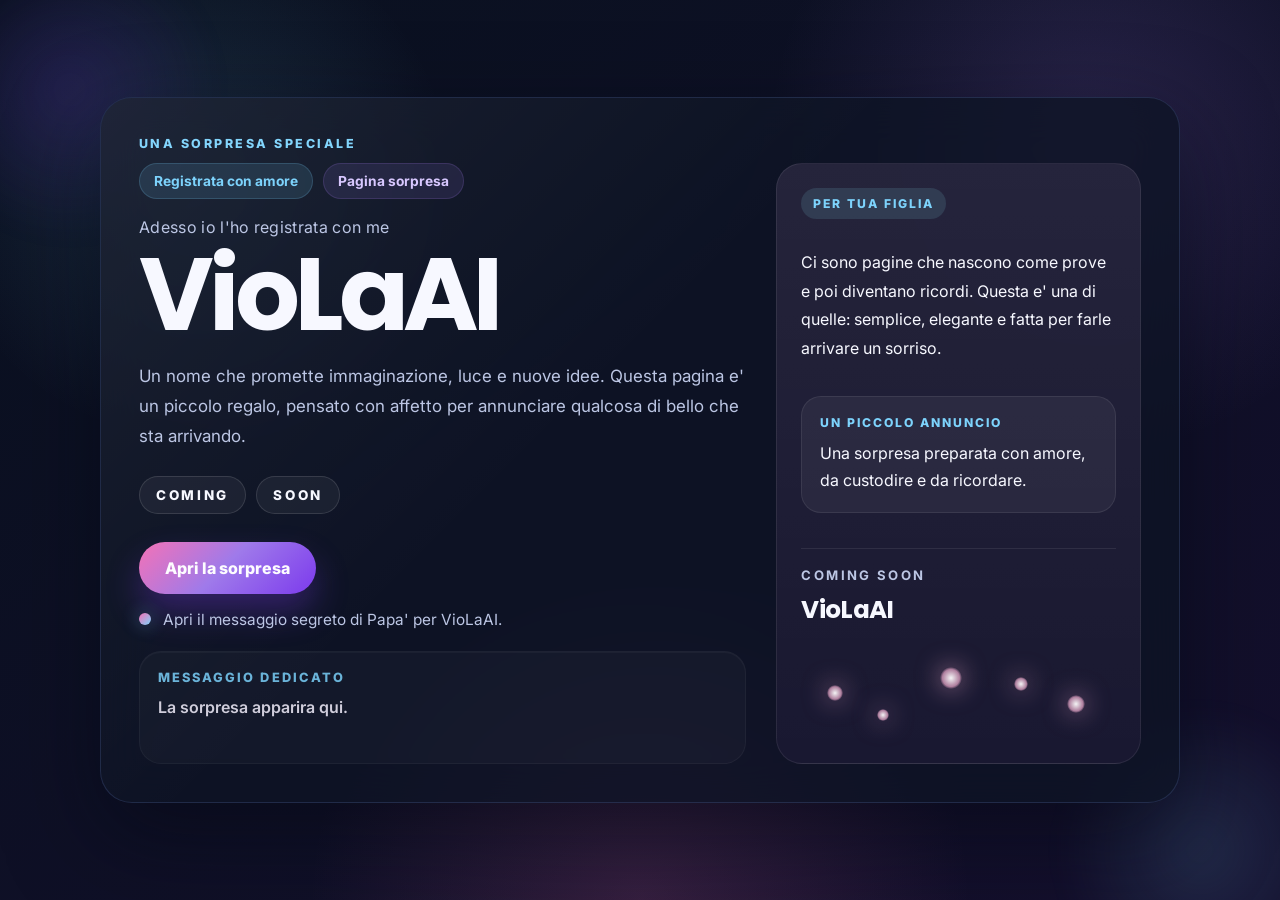
<file: index.html>
<!DOCTYPE html>
<html lang="it">
<head>
  <meta charset="UTF-8">
  <meta name="viewport" content="width=device-width, initial-scale=1.0">
  <title>VioLaAI | Coming Soon</title>
  <meta
    name="description"
    content="Una pagina sorpresa dedicata a VioLaAI con stile moderno, messaggio affettuoso e pubblicazione pronta su GitHub Pages."
  >
  <link rel="preconnect" href="https://fonts.googleapis.com">
  <link rel="preconnect" href="https://fonts.gstatic.com" crossorigin>
  <link
    href="https://fonts.googleapis.com/css2?family=Inter:wght@400;500;600;700;800&family=Poppins:wght@600;700;800&display=swap"
    rel="stylesheet"
  >
  <link rel="stylesheet" href="style.css?v=20260325c">
</head>
<body>
  <div class="background-orb orb-left" aria-hidden="true"></div>
  <div class="background-orb orb-right" aria-hidden="true"></div>

  <main class="page-shell">
    <section class="hero-card" aria-labelledby="hero-title">
      <p class="eyebrow">Una sorpresa speciale</p>

      <div class="hero-grid">
        <div class="hero-copy">
          <div class="status-row" aria-label="Stato progetto">
            <span class="status-pill">Registrata con amore</span>
            <span class="status-pill muted">Pagina sorpresa</span>
          </div>

          <p class="intro">Adesso io l'ho registrata con me</p>
          <h1 id="hero-title">VioLaAI</h1>
          <p class="lead">
            Un nome che promette immaginazione, luce e nuove idee. Questa pagina e' un piccolo regalo,
            pensato con affetto per annunciare qualcosa di bello che sta arrivando.
          </p>

          <div class="coming-soon" aria-label="Coming soon">
            <span>COMING</span>
            <span>SOON</span>
          </div>

          <div class="actions">
            <button id="cta-button" class="cta-button" type="button">
              Apri la sorpresa
            </button>
          </div>

          <div class="surprise-hint" aria-label="Dedica speciale">
            <span class="surprise-dot"></span>
            <p>Apri il messaggio segreto di Papa' per VioLaAI.</p>
          </div>

          <section id="message-box" class="message-box is-hidden" aria-live="polite">
            <p class="message-label">Messaggio dedicato</p>
            <div id="message" class="message">
              <p class="message-paragraph">La sorpresa apparira qui.</p>
            </div>
            <p id="dedication" class="dedication is-hidden">
              Ti voglio bene .........
              <span>Papa'</span>
            </p>
          </section>
        </div>

        <aside class="memory-card" aria-label="Messaggio speciale">
          <div class="memory-badge">Per tua figlia</div>
          <p class="memory-text">
            Ci sono pagine che nascono come prove e poi diventano ricordi. Questa e' una di quelle:
            semplice, elegante e fatta per farle arrivare un sorriso.
          </p>
          <div class="promise-card">
            <p class="promise-label">Un piccolo annuncio</p>
            <p class="promise-text">Una sorpresa preparata con amore, da custodire e da ricordare.</p>
          </div>
          <div class="signature-block">
            <span class="signature-label">Coming soon</span>
            <strong class="signature-name">VioLaAI</strong>
          </div>
          <div class="sparkles" aria-hidden="true">
            <span></span>
            <span></span>
            <span></span>
            <span></span>
            <span></span>
          </div>
        </aside>
      </div>
    </section>
  </main>

  <script src="script.js?v=20260325c"></script>
</body>
</html>
</file>
<file: style.css>
:root {
  color-scheme: dark;
  --bg: #09111f;
  --bg-deep: #140f2d;
  --card: rgba(13, 20, 37, 0.78);
  --card-strong: rgba(20, 18, 44, 0.92);
  --card-border: rgba(140, 170, 255, 0.16);
  --text: #f7f8ff;
  --muted: #bcc6e4;
  --accent: #9f7aea;
  --accent-strong: #7c3aed;
  --accent-soft: #f472b6;
  --accent-cool: #7dd3fc;
  --shadow: 0 32px 90px rgba(3, 7, 18, 0.5);
}

* {
  box-sizing: border-box;
}

html {
  font-size: 16px;
}

body {
  margin: 0;
  min-height: 100vh;
  font-family: "Inter", "Segoe UI", sans-serif;
  background:
    radial-gradient(circle at 15% 20%, rgba(125, 211, 252, 0.14), transparent 20%),
    radial-gradient(circle at 85% 15%, rgba(159, 122, 234, 0.18), transparent 24%),
    radial-gradient(circle at 50% 100%, rgba(244, 114, 182, 0.16), transparent 30%),
    linear-gradient(145deg, var(--bg) 0%, var(--bg-deep) 100%);
  color: var(--text);
  overflow-x: hidden;
}

.page-shell {
  min-height: 100vh;
  display: grid;
  place-items: center;
  padding: 28px;
  position: relative;
}

.hero-card {
  position: relative;
  width: min(100%, 1080px);
  padding: 38px;
  border: 1px solid var(--card-border);
  border-radius: 32px;
  background: var(--card);
  backdrop-filter: blur(22px);
  box-shadow: var(--shadow);
  overflow: hidden;
  animation: fadeUp 820ms ease both;
}

.hero-card::before {
  content: "";
  position: absolute;
  inset: 0;
  background: linear-gradient(135deg, rgba(255, 255, 255, 0.06), transparent 45%);
  pointer-events: none;
}

.eyebrow {
  margin: 0 0 12px;
  color: var(--accent-cool);
  text-transform: uppercase;
  letter-spacing: 0.2em;
  font-size: 0.78rem;
  font-weight: 800;
}

.hero-grid {
  display: grid;
  grid-template-columns: minmax(0, 1.5fr) minmax(280px, 0.9fr);
  gap: 30px;
  align-items: stretch;
}

.hero-copy,
.memory-card {
  position: relative;
  z-index: 1;
}

.status-row {
  display: flex;
  gap: 10px;
  flex-wrap: wrap;
  margin-bottom: 18px;
}

.status-pill {
  display: inline-flex;
  align-items: center;
  min-height: 36px;
  padding: 0 14px;
  border-radius: 999px;
  background: rgba(125, 211, 252, 0.12);
  border: 1px solid rgba(125, 211, 252, 0.18);
  color: var(--accent-cool);
  font-size: 0.86rem;
  font-weight: 700;
}

.status-pill.muted {
  background: rgba(159, 122, 234, 0.12);
  border-color: rgba(159, 122, 234, 0.18);
  color: #d8c8ff;
}

.intro {
  margin: 0;
  color: var(--muted);
  font-size: 1rem;
  letter-spacing: 0.02em;
}

h1 {
  margin: 10px 0 0;
  font-family: "Poppins", "Inter", sans-serif;
  font-size: clamp(3.4rem, 10vw, 6.4rem);
  line-height: 0.92;
  letter-spacing: -0.05em;
}

.lead {
  margin: 20px 0 0;
  max-width: 40rem;
  color: var(--muted);
  font-size: 1.06rem;
  line-height: 1.78;
}

.coming-soon {
  display: inline-flex;
  gap: 10px;
  flex-wrap: wrap;
  margin-top: 24px;
}

.coming-soon span {
  padding: 10px 16px;
  border-radius: 999px;
  border: 1px solid rgba(255, 255, 255, 0.12);
  background: rgba(255, 255, 255, 0.05);
  color: var(--text);
  font-size: 0.84rem;
  font-weight: 800;
  letter-spacing: 0.2em;
}

.actions {
  margin-top: 28px;
}

.surprise-hint {
  display: flex;
  align-items: center;
  gap: 12px;
  margin-top: 16px;
  color: var(--muted);
  font-size: 0.96rem;
}

.surprise-hint p {
  margin: 0;
}

.surprise-dot {
  width: 12px;
  height: 12px;
  border-radius: 50%;
  background: linear-gradient(135deg, var(--accent-soft), var(--accent-cool));
  box-shadow: 0 0 18px rgba(125, 211, 252, 0.45);
  animation: pulseDot 1.8s ease-in-out infinite;
}

.cta-button {
  border: 0;
  border-radius: 999px;
  padding: 16px 26px;
  font: inherit;
  font-weight: 800;
  color: #fdfcff;
  background: linear-gradient(135deg, var(--accent-soft) 0%, var(--accent) 48%, var(--accent-strong) 100%);
  cursor: pointer;
  box-shadow: 0 18px 34px rgba(124, 58, 237, 0.32);
  transition: transform 180ms ease, box-shadow 180ms ease, filter 180ms ease, background 180ms ease;
}

.cta-button:hover {
  transform: translateY(-3px) scale(1.01);
  box-shadow: 0 24px 42px rgba(124, 58, 237, 0.42);
  filter: brightness(1.05);
}

.cta-button:focus-visible {
  outline: 3px solid rgba(159, 122, 234, 0.45);
  outline-offset: 4px;
}

.message-box {
  margin-top: 22px;
  max-width: 42rem;
  padding: 18px 18px 16px;
  border-radius: 22px;
  background: rgba(255, 255, 255, 0.06);
  border: 1px solid rgba(255, 255, 255, 0.08);
  box-shadow: inset 0 1px 0 rgba(255, 255, 255, 0.04);
  transition: border-color 180ms ease, transform 180ms ease, background 180ms ease, opacity 180ms ease;
}

.message-box.is-hidden {
  opacity: 0.84;
  background: rgba(255, 255, 255, 0.03);
  border-color: rgba(255, 255, 255, 0.05);
}

.message-box.is-active {
  border-color: rgba(125, 211, 252, 0.26);
  background: rgba(125, 211, 252, 0.08);
  transform: translateY(-1px);
  opacity: 1;
  animation: revealCard 500ms ease;
}

.message-label {
  margin: 0 0 8px;
  color: var(--accent-cool);
  font-size: 0.8rem;
  font-weight: 800;
  letter-spacing: 0.16em;
  text-transform: uppercase;
}

.message {
  margin: 0;
  min-height: 3.4rem;
  color: #f6f2ff;
  font-weight: 600;
  line-height: 1.75;
}

.message-paragraph {
  margin: 0;
}

.message-paragraph + .message-paragraph {
  margin-top: 0.8rem;
}

.message.is-typing::after {
  content: "";
  display: inline-block;
  width: 0.55em;
  height: 1.1em;
  margin-left: 0.16em;
  vertical-align: -0.16em;
  background: rgba(125, 211, 252, 0.8);
  animation: blinkCaret 0.9s steps(1) infinite;
}

.dedication {
  margin: 14px 0 0;
  padding-top: 14px;
  border-top: 1px solid rgba(255, 255, 255, 0.08);
  color: #ffe7f4;
  font-size: 1.02rem;
  font-weight: 700;
  line-height: 1.8;
  opacity: 1;
  transform: translateY(0);
  transition: opacity 220ms ease, transform 220ms ease;
}

.dedication span {
  display: block;
  margin-top: 6px;
  color: var(--accent-cool);
  font-size: 0.95rem;
  font-weight: 800;
  letter-spacing: 0.06em;
}

.dedication.is-hidden {
  opacity: 0;
  transform: translateY(8px);
  height: 0;
  overflow: hidden;
  margin-top: 0;
  padding-top: 0;
  border-top: 0;
}

.memory-card {
  position: relative;
  display: flex;
  flex-direction: column;
  justify-content: space-between;
  min-height: 100%;
  padding: 24px;
  border-radius: 26px;
  background:
    linear-gradient(180deg, rgba(255, 255, 255, 0.08), rgba(255, 255, 255, 0.03)),
    var(--card-strong);
  border: 1px solid rgba(255, 255, 255, 0.08);
}

.memory-badge {
  display: inline-flex;
  width: fit-content;
  padding: 8px 12px;
  border-radius: 999px;
  background: rgba(139, 233, 253, 0.12);
  color: var(--accent-cool);
  font-size: 0.76rem;
  font-weight: 800;
  letter-spacing: 0.16em;
  text-transform: uppercase;
}

.memory-text {
  margin: 18px 0 0;
  color: var(--text);
  font-size: 1rem;
  line-height: 1.8;
}

.promise-card {
  margin-top: 22px;
  padding: 18px;
  border-radius: 20px;
  background: rgba(255, 255, 255, 0.05);
  border: 1px solid rgba(255, 255, 255, 0.08);
}

.promise-label {
  margin: 0;
  color: var(--accent-cool);
  font-size: 0.76rem;
  font-weight: 800;
  letter-spacing: 0.16em;
  text-transform: uppercase;
}

.promise-text {
  margin: 10px 0 0;
  color: var(--text);
  line-height: 1.7;
}

.signature-block {
  margin-top: 24px;
  padding-top: 18px;
  border-top: 1px solid rgba(255, 255, 255, 0.08);
}

.signature-label {
  display: block;
  color: var(--muted);
  font-size: 0.82rem;
  font-weight: 700;
  letter-spacing: 0.18em;
  text-transform: uppercase;
}

.signature-name {
  display: block;
  margin-top: 8px;
  font-family: "Poppins", "Inter", sans-serif;
  font-size: 1.55rem;
  letter-spacing: -0.03em;
}

.sparkles {
  position: relative;
  height: 72px;
  margin-top: 28px;
}

.sparkles span {
  position: absolute;
  display: block;
  width: 16px;
  height: 16px;
  border-radius: 50%;
  background: radial-gradient(circle, rgba(255, 255, 255, 0.95) 0%, rgba(255, 182, 217, 0.65) 55%, transparent 75%);
  box-shadow: 0 0 24px rgba(255, 182, 217, 0.55);
  animation: floatSpark 4.6s ease-in-out infinite;
}

.sparkles span:nth-child(1) {
  left: 8%;
  top: 18px;
}

.sparkles span:nth-child(2) {
  left: 44%;
  top: 0;
  width: 22px;
  height: 22px;
  animation-delay: 0.8s;
}

.sparkles span:nth-child(3) {
  right: 10%;
  top: 28px;
  width: 18px;
  height: 18px;
  animation-delay: 1.6s;
}

.sparkles span:nth-child(4) {
  left: 24%;
  top: 42px;
  width: 12px;
  height: 12px;
  animation-delay: 0.4s;
}

.sparkles span:nth-child(5) {
  right: 28%;
  top: 10px;
  width: 14px;
  height: 14px;
  animation-delay: 1.2s;
}

.memory-card.is-celebrating .sparkles span {
  animation-duration: 1.8s;
}

.background-orb {
  position: fixed;
  width: 340px;
  height: 340px;
  border-radius: 50%;
  filter: blur(16px);
  opacity: 0.5;
  pointer-events: none;
}

.orb-left {
  top: -80px;
  left: -100px;
  background: radial-gradient(circle, rgba(124, 58, 237, 0.36), transparent 62%);
}

.orb-right {
  right: -90px;
  bottom: -120px;
  background: radial-gradient(circle, rgba(125, 211, 252, 0.28), transparent 60%);
}

@keyframes fadeUp {
  from {
    opacity: 0;
    transform: translateY(22px);
  }

  to {
    opacity: 1;
    transform: translateY(0);
  }
}

@keyframes pulseDot {
  0%,
  100% {
    transform: scale(1);
    opacity: 0.8;
  }

  50% {
    transform: scale(1.18);
    opacity: 1;
  }
}

@keyframes blinkCaret {
  0%,
  50% {
    opacity: 1;
  }

  50.1%,
  100% {
    opacity: 0;
  }
}

@keyframes revealCard {
  0% {
    opacity: 0.5;
    transform: translateY(10px) scale(0.98);
  }

  100% {
    opacity: 1;
    transform: translateY(-1px) scale(1);
  }
}

@keyframes floatSpark {
  0%,
  100% {
    transform: translateY(0) scale(1);
    opacity: 0.75;
  }

  50% {
    transform: translateY(-12px) scale(1.08);
    opacity: 1;
  }
}

@media (max-width: 900px) {
  .hero-grid {
    grid-template-columns: 1fr;
  }

  .memory-card {
    min-height: auto;
  }
}

@media (max-width: 640px) {
  .page-shell {
    padding: 16px;
    place-items: start;
  }

  .hero-card {
    padding: 24px 18px;
    border-radius: 24px;
  }

  .eyebrow,
  .message-label,
  .signature-label,
  .promise-label,
  .memory-badge {
    letter-spacing: 0.12em;
  }

  .lead,
  .memory-text,
  .promise-text,
  .message,
  .dedication {
    font-size: 0.98rem;
    line-height: 1.72;
  }

  .coming-soon {
    gap: 8px;
  }

  .coming-soon span,
  .status-pill {
    font-size: 0.78rem;
  }

  .cta-button {
    width: 100%;
    justify-content: center;
  }

  .surprise-hint {
    align-items: flex-start;
  }

  .message-box {
    padding: 16px 14px;
    max-height: 52vh;
    overflow-y: auto;
    -webkit-overflow-scrolling: touch;
  }

  .message {
    min-height: 4.8rem;
  }

  .dedication {
    font-size: 0.96rem;
  }

  .memory-card {
    padding: 20px;
    border-radius: 22px;
  }

  .sparkles {
    height: 56px;
    margin-top: 20px;
  }

  .background-orb {
    width: 220px;
    height: 220px;
  }
}
</file>
